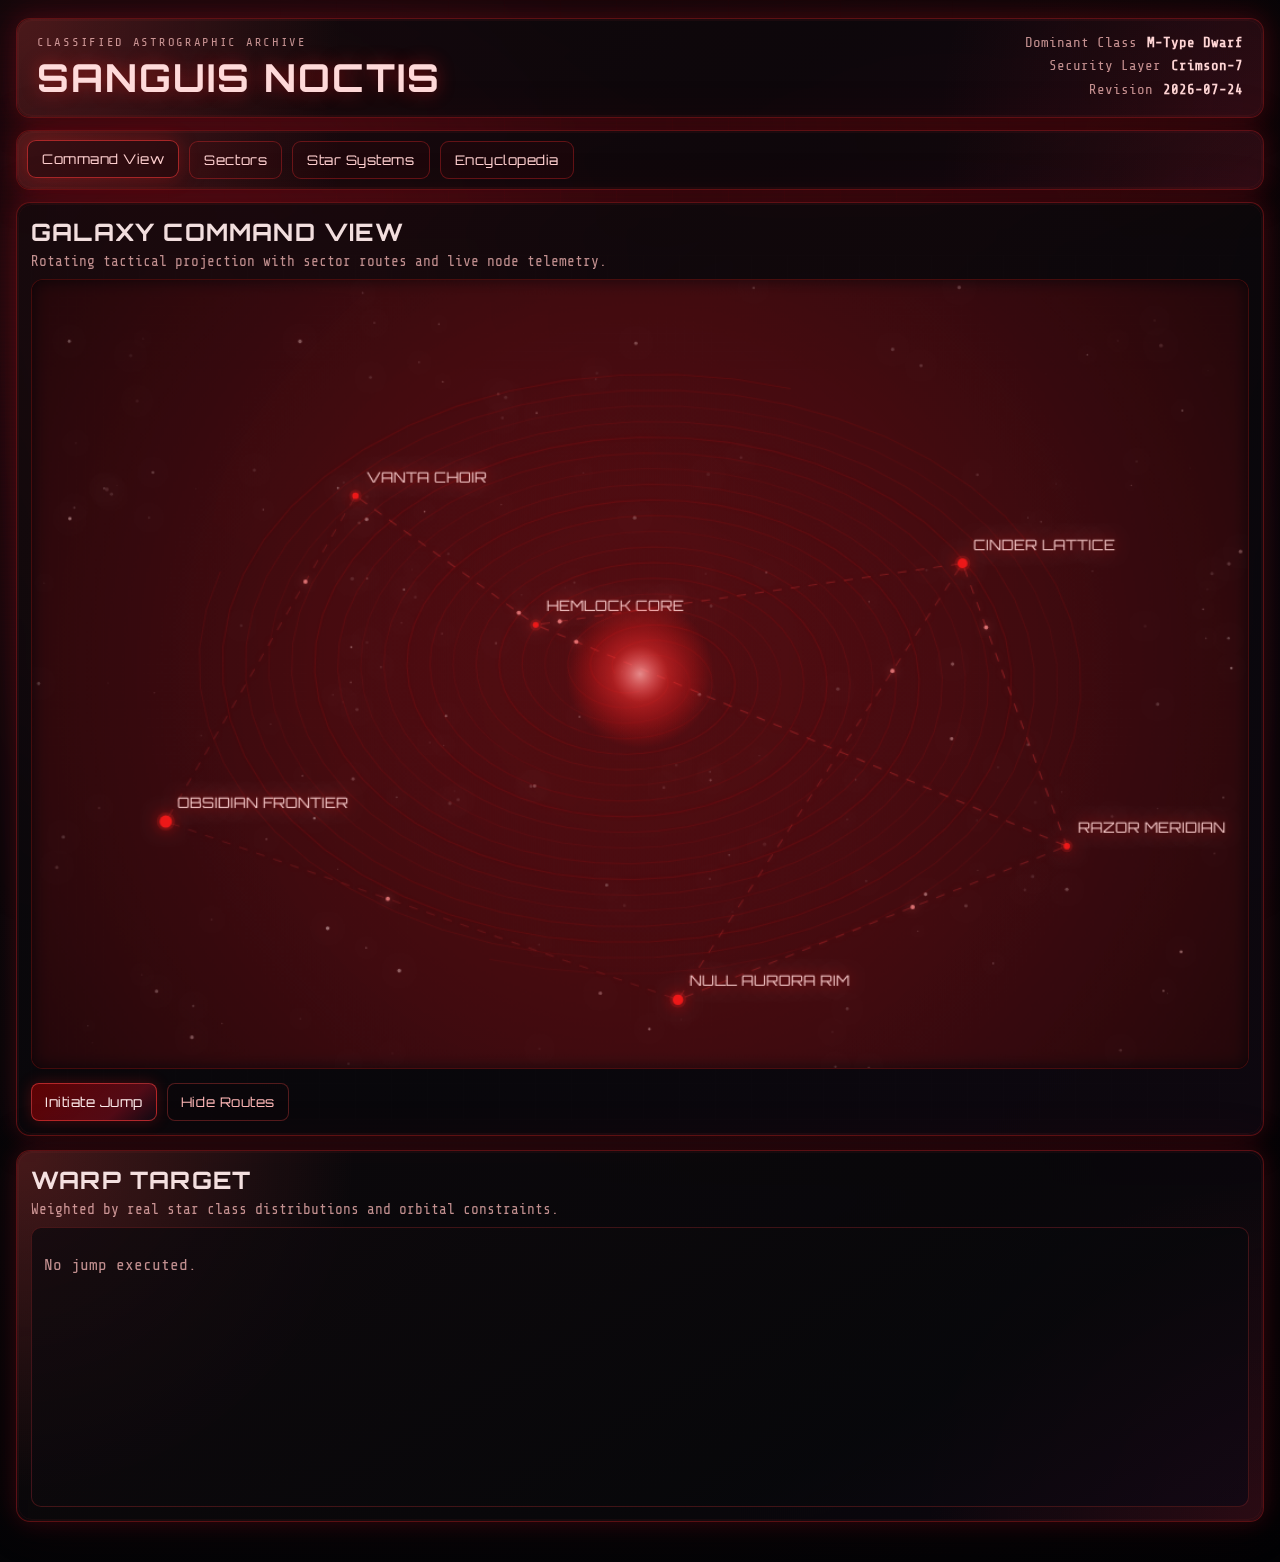
<file: web/index.html>
<!doctype html>
<html lang="en">
  <head>
    <meta charset="UTF-8" />
    <meta name="viewport" content="width=device-width, initial-scale=1.0" />
    <title>Sanguis Noctis | Command Console</title>
    <link rel="preconnect" href="https://fonts.googleapis.com" />
    <link rel="preconnect" href="https://fonts.gstatic.com" crossorigin />
    <link
      href="https://fonts.googleapis.com/css2?family=Orbitron:wght@400;600;700&family=Share+Tech+Mono&display=swap"
      rel="stylesheet"
    />
    <link rel="stylesheet" href="./styles.css" />
  </head>
  <body>
    <div class="bg-layer layer-nebula"></div>
    <div class="bg-layer layer-grid"></div>
    <div class="bg-layer layer-noise"></div>
    <div class="scanline-overlay"></div>

    <div class="app-shell">
      <header class="topbar panel">
        <div>
          <p class="tag">CLASSIFIED ASTROGRAPHIC ARCHIVE</p>
          <h1 id="galaxyName">SANGUIS NOCTIS</h1>
        </div>
        <div class="topbar-right">
          <p class="statline"><span>Dominant Class</span><strong>M-Type Dwarf</strong></p>
          <p class="statline"><span>Security Layer</span><strong>Crimson-7</strong></p>
          <p class="statline"><span>Revision</span><strong id="revisionDate"></strong></p>
        </div>
      </header>

      <nav class="nav panel">
        <button class="nav-btn active" data-view="command">Command View</button>
        <button class="nav-btn" data-view="sectors">Sectors</button>
        <button class="nav-btn" data-view="systems">Star Systems</button>
        <button class="nav-btn" data-view="encyclopedia">Encyclopedia</button>
      </nav>

      <main>
        <section id="view-command" class="view active">
          <div class="layout command-layout">
            <section class="panel command-map-wrap">
              <div class="panel-head">
                <h2>Galaxy Command View</h2>
                <p>Rotating tactical projection with sector routes and live node telemetry.</p>
              </div>
              <canvas id="galaxyCanvas" width="1080" height="700" aria-label="Galaxy tactical map"></canvas>
              <div class="map-actions">
                <button id="warpBtn" class="danger-btn">Initiate Jump</button>
                <button id="toggleRoutesBtn" class="ghost-btn">Toggle Routes</button>
              </div>
            </section>

            <aside class="panel warp-panel">
              <div class="panel-head">
                <h2>Warp Target</h2>
                <p>Weighted by real star class distributions and orbital constraints.</p>
              </div>
              <div id="warpResult" class="warp-result">
                <p class="muted">No jump executed.</p>
              </div>
            </aside>
          </div>
        </section>

        <section id="view-sectors" class="view">
          <div class="panel">
            <div class="panel-head">
              <h2>Sector Grid</h2>
              <p>Radiation, density, and threat overlays with local traffic mini-maps.</p>
            </div>
            <div id="sectorGrid" class="sector-grid"></div>
          </div>
        </section>

        <section id="view-systems" class="view">
          <div class="layout systems-layout">
            <aside class="panel filters">
              <div class="panel-head">
                <h2>System Filters</h2>
                <p>Constrain discovery by stellar architecture and survivability.</p>
              </div>

              <label class="field">
                <span>Star Class</span>
                <select id="starClassFilter">
                  <option value="all">All</option>
                  <option value="O">O</option>
                  <option value="B">B</option>
                  <option value="A">A</option>
                  <option value="F">F</option>
                  <option value="G">G</option>
                  <option value="K">K</option>
                  <option value="M">M</option>
                </select>
              </label>

              <label class="field inline">
                <input id="binaryFilter" type="checkbox" />
                <span>Binary/Trinary Only</span>
              </label>

              <label class="field">
                <span>Minimum Habitability</span>
                <input id="habitabilityFilter" type="range" min="0" max="100" step="1" value="0" />
                <strong id="habitabilityFilterValue">0</strong>
              </label>

              <label class="field inline">
                <input id="highRadiationFilter" type="checkbox" />
                <span>High Radiation Sectors (70+)</span>
              </label>

              <div class="system-list-wrap">
                <h3>Systems</h3>
                <div id="systemList" class="system-list"></div>
              </div>
            </aside>

            <section class="panel system-detail">
              <div class="panel-head">
                <h2 id="systemTitle">Select a System</h2>
                <p id="systemSubtitle">Tactical telemetry and orbital architecture.</p>
              </div>

              <div class="system-meta">
                <div id="starStats" class="star-stats"></div>
                <div class="scan-controls">
                  <button id="scanModeBtn" class="danger-btn">Scan Mode: Off</button>
                  <p id="scanStatus" class="muted">Select a planet and enable scan mode.</p>
                </div>
              </div>

              <div class="orbit-wrap">
                <canvas id="orbitCanvas" width="1100" height="560" aria-label="System orbit diagram"></canvas>
                <div id="scanOverlay" class="scan-overlay hidden"></div>
                <article id="planetFocusOverlay" class="planet-focus hidden" aria-live="polite">
                  <button id="planetFocusClose" class="planet-focus-close" type="button">Close Focus</button>
                  <div id="planetFocusContent"></div>
                </article>
              </div>
              <p class="orbit-hint muted">Click a planet on the orbit map to zoom and inspect details.</p>

              <section class="timeline panel inset">
                <div class="panel-head">
                  <h3>System Formation Timeline</h3>
                </div>
                <input id="timelineSlider" type="range" min="0" max="100" value="0" />
                <div id="timelineEvent" class="timeline-event muted">Load a system to inspect formation history.</div>
              </section>

              <section class="comparison panel inset">
                <div class="panel-head">
                  <h3>Planet Comparison Tool</h3>
                  <p>Compare gravity, temperature, pressure, and habitability.</p>
                </div>
                <div id="comparisonPanel" class="comparison-panel">
                  <p class="muted">Select up to 4 planets for comparison.</p>
                </div>
              </section>

              <section>
                <h3>Planetary Registry</h3>
                <div id="planetRegistry" class="planet-registry"></div>
              </section>
            </section>
          </div>
        </section>

        <section id="view-encyclopedia" class="view">
          <div class="panel">
            <div class="panel-head">
              <h2>Scientific Encyclopedia</h2>
              <p>Operational knowledge for astrophysical interpretation and mission planning.</p>
            </div>
            <div id="encyclopediaGrid" class="encyclopedia-grid"></div>
          </div>
        </section>
      </main>
    </div>

    <script src="./app.js"></script>
  </body>
</html>
</file>
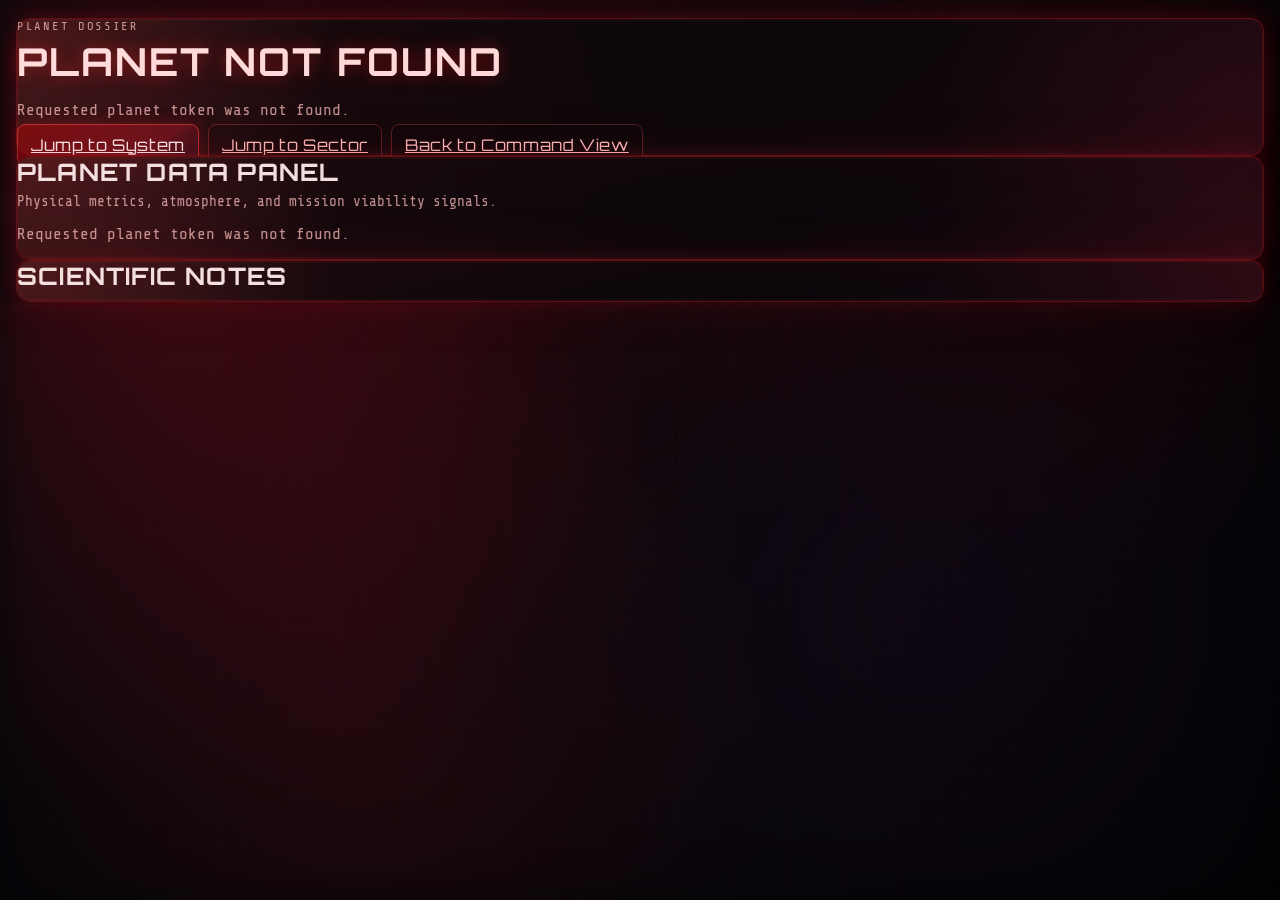
<file: web/planet.html>
<!doctype html>
<html lang="en">
  <head>
    <meta charset="UTF-8" />
    <meta name="viewport" content="width=device-width, initial-scale=1.0" />
    <title>Galaxy Planet</title>
    <link rel="preconnect" href="https://fonts.googleapis.com" />
    <link rel="preconnect" href="https://fonts.gstatic.com" crossorigin />
    <link
      href="https://fonts.googleapis.com/css2?family=Orbitron:wght@400;600;700&family=Share+Tech+Mono&display=swap"
      rel="stylesheet"
    />
    <link rel="stylesheet" href="./styles.css" />
  </head>
  <body class="detail-page">
    <div class="bg-layer layer-nebula"></div>
    <div class="bg-layer layer-grid"></div>
    <div class="bg-layer layer-noise"></div>
    <div class="scanline-overlay"></div>

    <main class="app-shell detail-shell">
      <header class="panel detail-header">
        <p class="tag">PLANET DOSSIER</p>
        <h1 id="planetName">Loading Planet...</h1>
        <p id="planetMeta" class="muted">Reading biosphere and orbital telemetry.</p>
        <div class="detail-actions">
          <a id="jumpSystemLink" class="danger-btn inline-link" href="./index.html">Jump to System</a>
          <a id="jumpSectorLink" class="ghost-btn inline-link" href="./index.html">Jump to Sector</a>
          <a class="ghost-btn inline-link" href="./index.html">Back to Command View</a>
        </div>
      </header>

      <section class="panel detail-section">
        <div class="panel-head">
          <h2>Planet Data Panel</h2>
          <p>Physical metrics, atmosphere, and mission viability signals.</p>
        </div>
        <div id="planetStats" class="planet-detail-grid"></div>
      </section>

      <section class="panel detail-section">
        <div class="panel-head">
          <h2>Scientific Notes</h2>
        </div>
        <div id="planetNarrative" class="planet-narrative"></div>
      </section>
    </main>

    <script src="./planet-page.js"></script>
  </body>
</html>
</file>
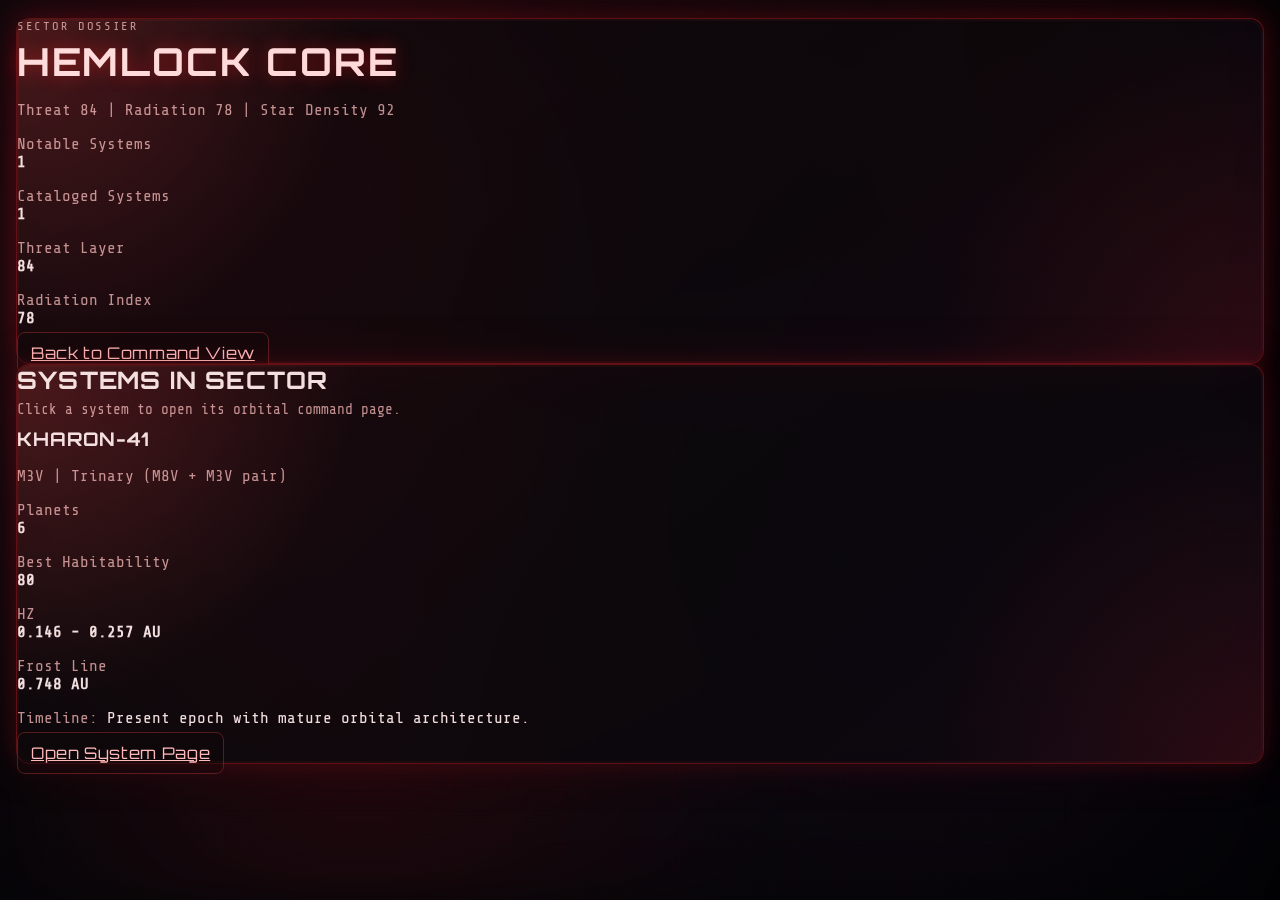
<file: web/sector.html>
<!doctype html>
<html lang="en">
  <head>
    <meta charset="UTF-8" />
    <meta name="viewport" content="width=device-width, initial-scale=1.0" />
    <title>Galaxy Sector</title>
    <link rel="preconnect" href="https://fonts.googleapis.com" />
    <link rel="preconnect" href="https://fonts.gstatic.com" crossorigin />
    <link
      href="https://fonts.googleapis.com/css2?family=Orbitron:wght@400;600;700&family=Share+Tech+Mono&display=swap"
      rel="stylesheet"
    />
    <link rel="stylesheet" href="./styles.css" />
  </head>
  <body class="detail-page">
    <div class="bg-layer layer-nebula"></div>
    <div class="bg-layer layer-grid"></div>
    <div class="bg-layer layer-noise"></div>
    <div class="scanline-overlay"></div>

    <main class="app-shell detail-shell">
      <header class="panel detail-header">
        <p class="tag">SECTOR DOSSIER</p>
        <h1 id="sectorName">Loading Sector...</h1>
        <p id="sectorMeta" class="muted">Fetching tactical telemetry.</p>
        <div id="sectorStats" class="detail-stats"></div>
        <div class="detail-actions">
          <a class="ghost-btn inline-link" href="./index.html">Back to Command View</a>
        </div>
      </header>

      <section class="panel detail-section">
        <div class="panel-head">
          <h2>Systems In Sector</h2>
          <p>Click a system to open its orbital command page.</p>
        </div>
        <div id="sectorSystems" class="detail-card-grid"></div>
      </section>
    </main>

    <script src="./sector-page.js"></script>
  </body>
</html>
</file>
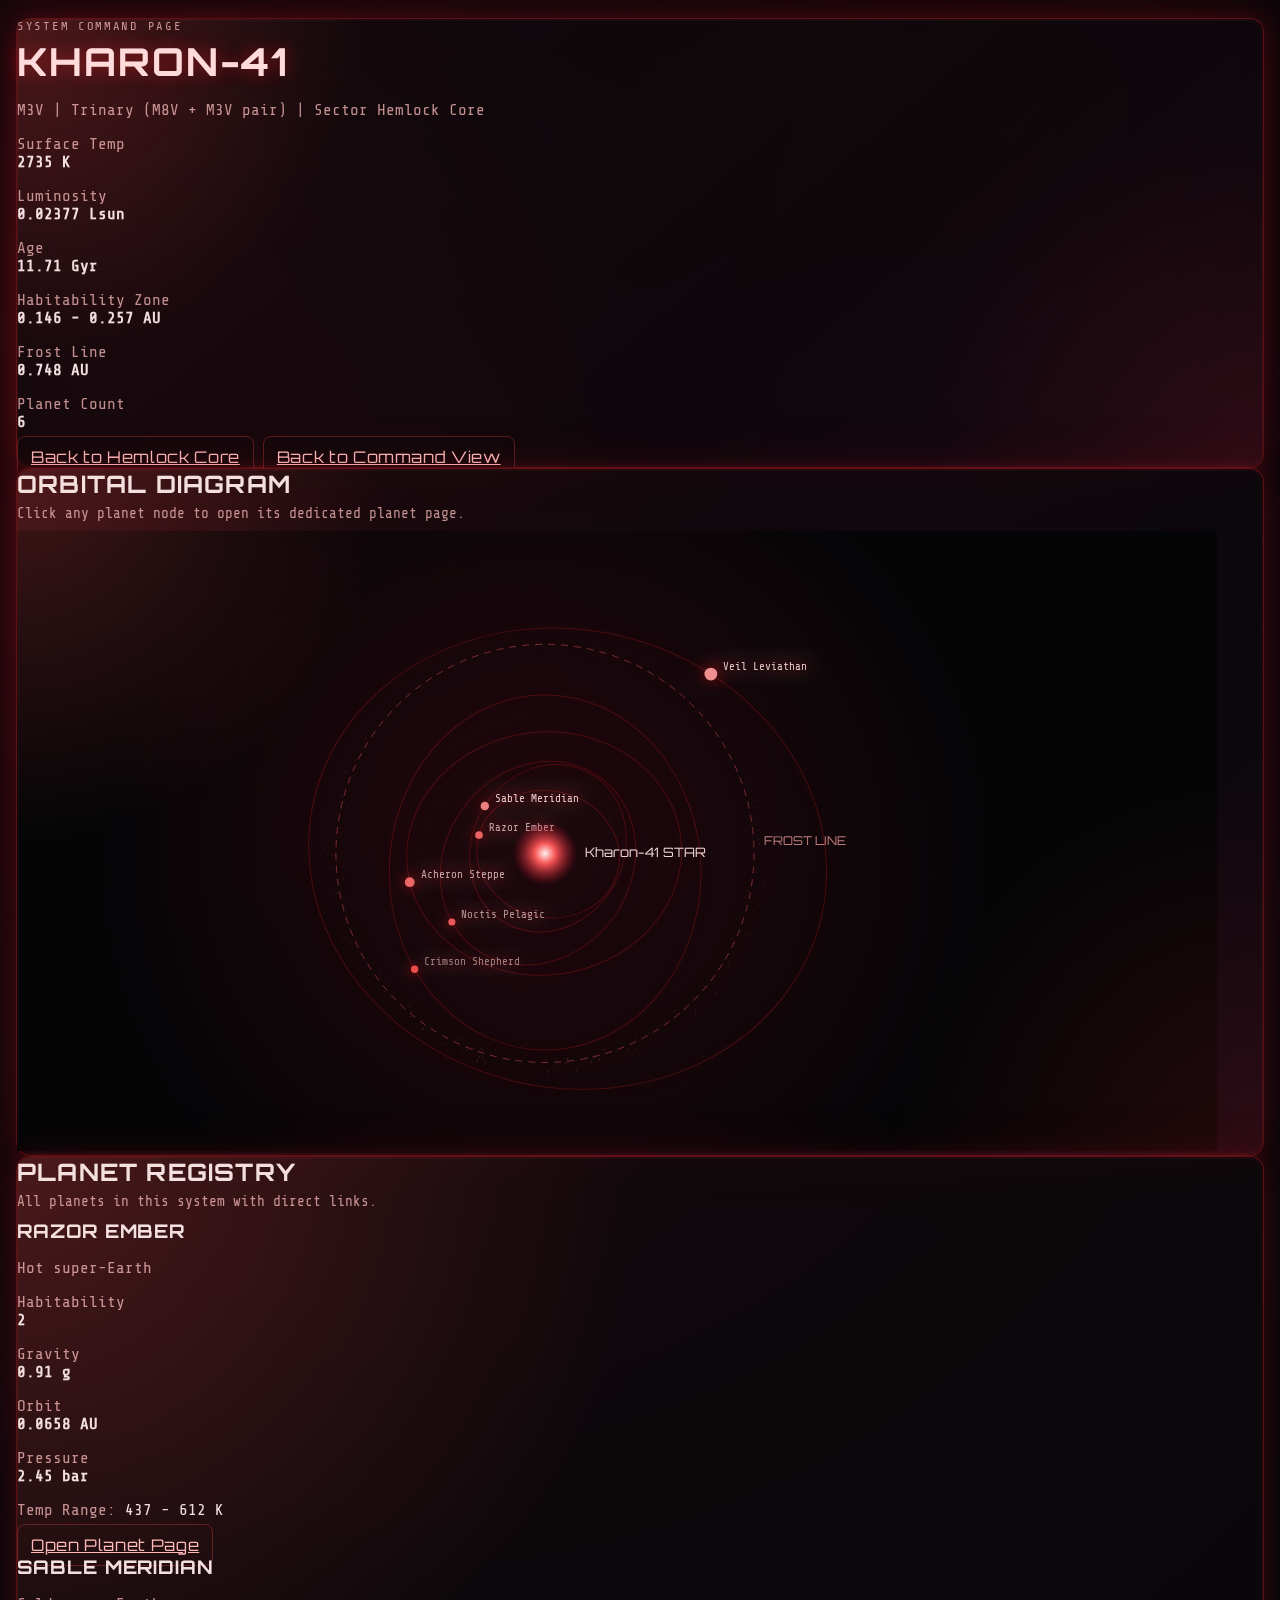
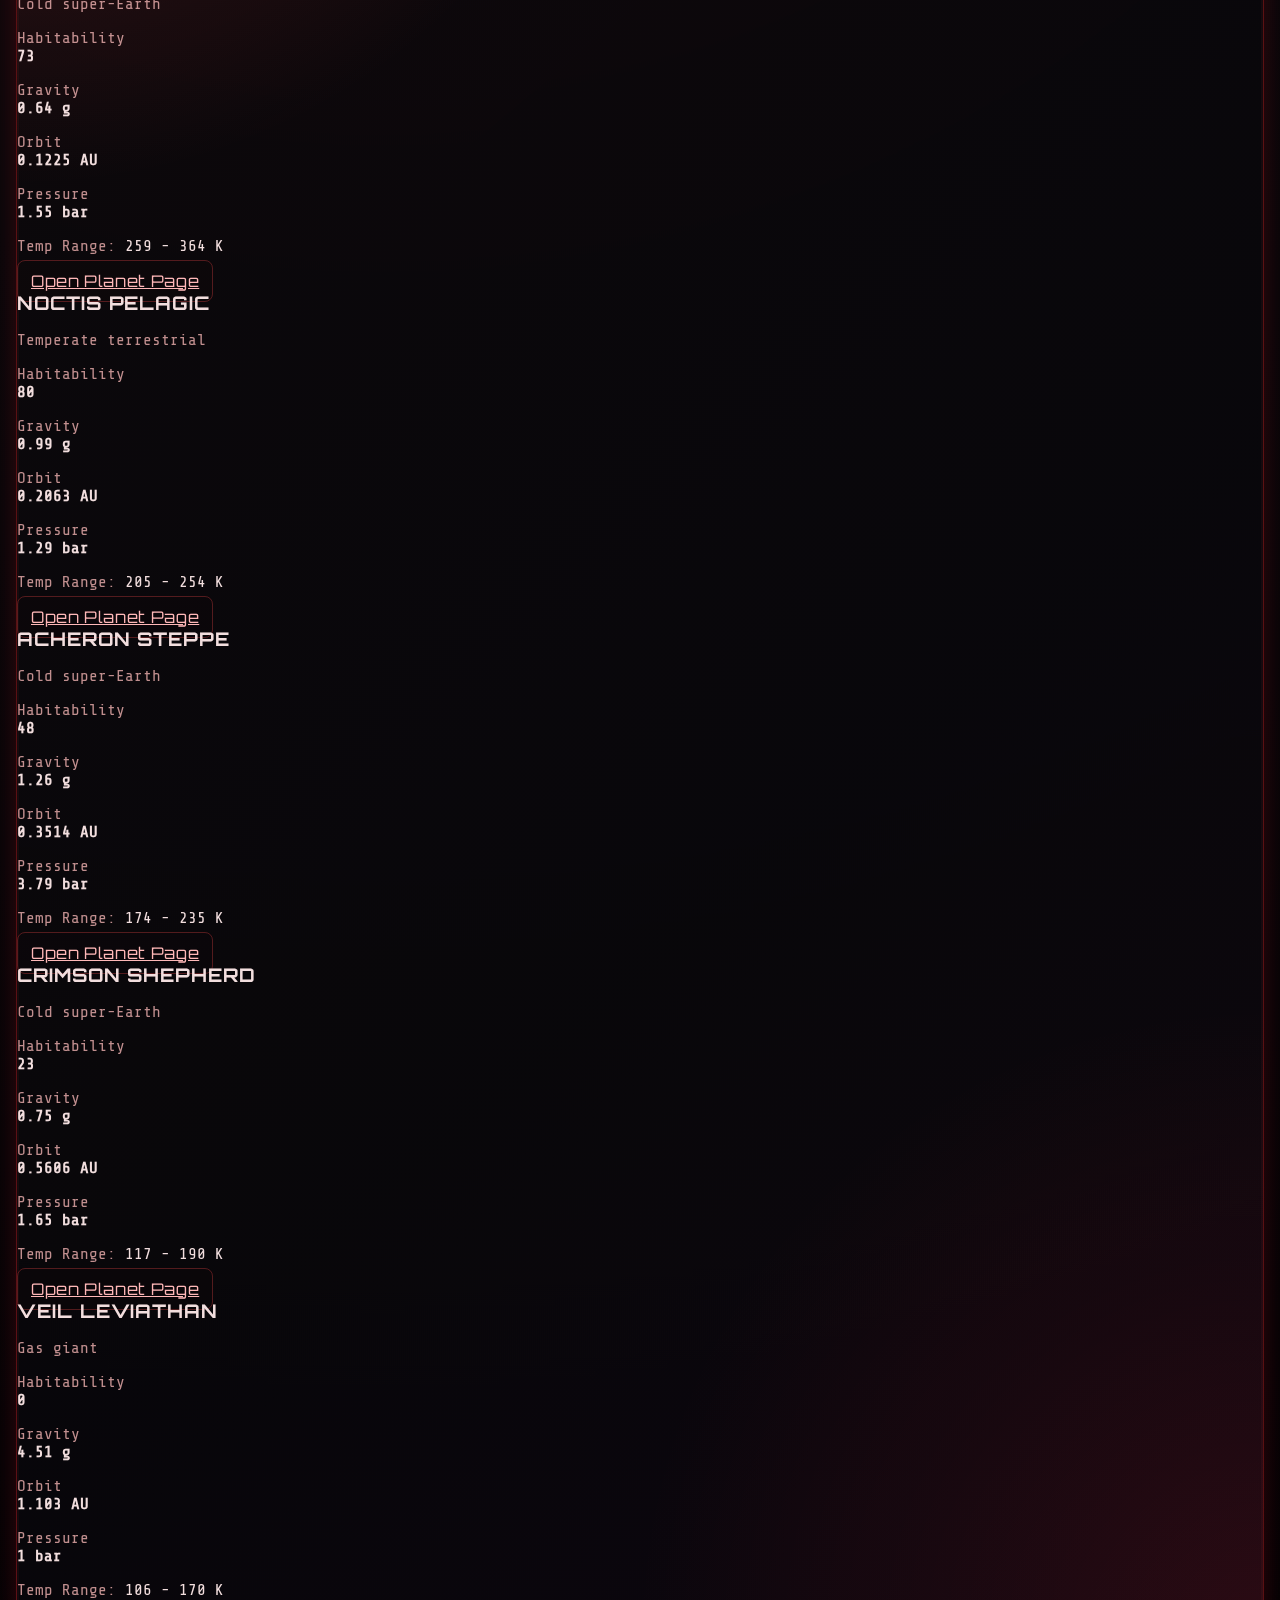
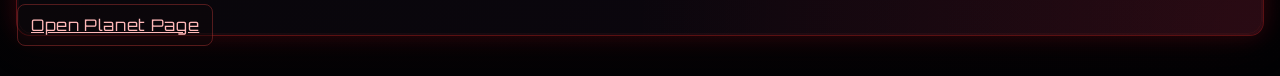
<file: web/system.html>
<!doctype html>
<html lang="en">
  <head>
    <meta charset="UTF-8" />
    <meta name="viewport" content="width=device-width, initial-scale=1.0" />
    <title>Galaxy System</title>
    <link rel="preconnect" href="https://fonts.googleapis.com" />
    <link rel="preconnect" href="https://fonts.gstatic.com" crossorigin />
    <link
      href="https://fonts.googleapis.com/css2?family=Orbitron:wght@400;600;700&family=Share+Tech+Mono&display=swap"
      rel="stylesheet"
    />
    <link rel="stylesheet" href="./styles.css" />
  </head>
  <body class="detail-page">
    <div class="bg-layer layer-nebula"></div>
    <div class="bg-layer layer-grid"></div>
    <div class="bg-layer layer-noise"></div>
    <div class="scanline-overlay"></div>

    <main class="app-shell detail-shell">
      <header class="panel detail-header">
        <p class="tag">SYSTEM COMMAND PAGE</p>
        <h1 id="systemName">Loading System...</h1>
        <p id="systemMeta" class="muted">Fetching orbital architecture.</p>
        <div id="systemStats" class="detail-stats"></div>
        <div class="detail-actions">
          <a id="backSectorLink" class="ghost-btn inline-link" href="./index.html">Back to Sector</a>
          <a class="ghost-btn inline-link" href="./index.html">Back to Command View</a>
        </div>
      </header>

      <section class="panel detail-section">
        <div class="panel-head">
          <h2>Orbital Diagram</h2>
          <p>Click any planet node to open its dedicated planet page.</p>
        </div>
        <canvas id="systemOrbitCanvas" class="orbit-page-canvas" width="1200" height="620" aria-label="System orbit map"></canvas>
      </section>

      <section class="panel detail-section">
        <div class="panel-head">
          <h2>Planet Registry</h2>
          <p>All planets in this system with direct links.</p>
        </div>
        <div id="systemPlanets" class="detail-card-grid"></div>
      </section>
    </main>

    <script src="./system-page.js"></script>
  </body>
</html>
</file>
<file: web/styles.css>
:root {
  --void: #050506;
  --void-charcoal: #0a0a0d;
  --void-violet: #120814;
  --void-soft: #0d0c10;
  --blood-900: #8b0000;
  --blood-700: #b11226;
  --blood-500: #ff1a1a;
  --blood-300: #ff8b8b;
  --violet-haze: #2a0d2e;
  --scan-cyan: #6bd9ff;
  --steel: #6e6e73;
  --glass: rgba(15, 10, 12, 0.72);
  --glass-alt: rgba(26, 14, 18, 0.62);
  --line: rgba(255, 50, 50, 0.22);
  --text: #f2dede;
  --muted: #c18f8f;
  --ok: #62c07a;
  --warn: #ffad33;
  --danger: #ff4a4a;
  --shadow-red: 0 0 18px rgba(177, 18, 38, 0.35), 0 0 50px rgba(139, 0, 0, 0.22);
}

*,
*::before,
*::after {
  box-sizing: border-box;
}

html,
body {
  margin: 0;
  min-height: 100%;
  color: var(--text);
  background: radial-gradient(circle at 30% 20%, #24070c 0%, #07070a 45%, #020204 100%);
  font-family: "Share Tech Mono", monospace;
}

body {
  position: relative;
  overflow-x: hidden;
}

.bg-layer {
  position: fixed;
  inset: 0;
  pointer-events: none;
}

.layer-nebula {
  background:
    radial-gradient(circle at 12% 32%, rgba(177, 18, 38, 0.23) 0%, transparent 40%),
    radial-gradient(circle at 80% 10%, rgba(139, 0, 0, 0.17) 0%, transparent 38%),
    radial-gradient(circle at 72% 68%, rgba(42, 13, 46, 0.26) 0%, transparent 42%),
    radial-gradient(circle at 28% 80%, rgba(177, 18, 38, 0.16) 0%, transparent 36%);
  filter: blur(20px);
  animation: nebulaDrift 30s linear infinite alternate;
}

.layer-grid {
  background-image:
    linear-gradient(to right, rgba(255, 26, 26, 0.06) 1px, transparent 1px),
    linear-gradient(to bottom, rgba(255, 26, 26, 0.045) 1px, transparent 1px);
  background-size: 56px 56px;
  mask-image: radial-gradient(circle, rgba(0, 0, 0, 0.8), transparent 76%);
}

.layer-noise {
  background-image: radial-gradient(circle at 20% 30%, rgba(255, 255, 255, 0.02) 1px, transparent 2px);
  background-size: 3px 3px;
  opacity: 0.16;
}

.scanline-overlay {
  position: fixed;
  inset: 0;
  pointer-events: none;
  background: repeating-linear-gradient(
    to bottom,
    rgba(255, 255, 255, 0.01) 0px,
    rgba(255, 255, 255, 0.01) 1px,
    rgba(0, 0, 0, 0.025) 3px,
    rgba(0, 0, 0, 0.025) 4px
  );
  mix-blend-mode: soft-light;
}

.app-shell {
  position: relative;
  z-index: 1;
  width: min(1800px, calc(100% - 32px));
  margin: 18px auto 40px;
}

.panel {
  position: relative;
  isolation: isolate;
  background: linear-gradient(140deg, var(--glass) 0%, rgba(10, 8, 12, 0.74) 62%, rgba(18, 9, 20, 0.72) 100%);
  border: 1px solid rgba(255, 37, 37, 0.33);
  border-radius: 14px;
  box-shadow:
    inset 0 0 0 1px rgba(255, 84, 84, 0.05),
    0 0 22px rgba(177, 18, 38, 0.22),
    0 0 55px rgba(139, 0, 0, 0.12);
  backdrop-filter: blur(12px);
  animation: frameFlicker 4.4s ease-in-out infinite;
}

.panel::before,
.panel::after {
  content: "";
  position: absolute;
  pointer-events: none;
  border-radius: 14px;
  inset: 0;
}

.panel::before {
  background:
    radial-gradient(circle at 0% 0%, rgba(255, 70, 70, 0.24), transparent 26%),
    radial-gradient(circle at 100% 100%, rgba(255, 35, 35, 0.12), transparent 26%);
  mix-blend-mode: screen;
  animation: cornerPulse 3.9s ease-in-out infinite alternate;
}

.panel::after {
  inset: 1px;
  border: 1px solid rgba(255, 74, 74, 0.06);
}

.inset {
  background: linear-gradient(130deg, rgba(14, 10, 12, 0.82), rgba(18, 8, 10, 0.72));
}

.topbar {
  display: flex;
  justify-content: space-between;
  gap: 20px;
  padding: 16px 20px;
}

.tag {
  margin: 0 0 4px;
  color: var(--muted);
  letter-spacing: 0.14em;
  font-size: 0.76rem;
}

h1,
h2,
h3,
h4 {
  margin: 0;
  font-family: "Orbitron", sans-serif;
  letter-spacing: 0.05em;
  text-transform: uppercase;
}

h1 {
  font-size: clamp(1.6rem, 3vw, 2.6rem);
  color: #ffd9d9;
  text-shadow: 0 0 18px rgba(255, 26, 26, 0.45);
}

.topbar-right {
  display: grid;
  gap: 4px;
}

.statline {
  margin: 0;
  display: flex;
  gap: 10px;
  justify-content: flex-end;
  font-size: 0.88rem;
}

.statline span {
  color: var(--muted);
}

.statline strong {
  color: #ffd5d5;
}

.nav {
  margin-top: 12px;
  padding: 10px;
  display: flex;
  gap: 10px;
}

.nav-btn,
.danger-btn,
.ghost-btn,
select,
input[type="range"] {
  font-family: "Orbitron", sans-serif;
  letter-spacing: 0.04em;
}

.nav-btn {
  background: rgba(36, 8, 12, 0.52);
  border: 1px solid rgba(255, 48, 48, 0.32);
  color: #ffd0d0;
  border-radius: 9px;
  padding: 10px 14px;
  cursor: pointer;
  transition: transform 0.2s ease, box-shadow 0.2s ease;
}

.nav-btn:hover,
.nav-btn.active {
  transform: translateY(-1px);
  box-shadow: 0 0 20px rgba(255, 26, 26, 0.26);
  border-color: rgba(255, 58, 58, 0.58);
}

main {
  margin-top: 12px;
}

.view {
  display: none;
}

.view.active {
  display: block;
}

.layout {
  display: grid;
  gap: 14px;
}

.command-layout {
  grid-template-columns: 1.7fr 1fr;
}

.systems-layout {
  grid-template-columns: minmax(290px, 0.8fr) 2fr;
}

.panel-head {
  margin-bottom: 10px;
}

.panel-head p {
  margin: 6px 0 0;
  color: var(--muted);
  font-size: 0.9rem;
}

.command-map-wrap,
.warp-panel,
.filters,
.system-detail {
  padding: 14px;
}

#galaxyCanvas,
#orbitCanvas {
  width: 100%;
  height: auto;
  border-radius: 12px;
  border: 1px solid rgba(255, 40, 40, 0.26);
  background: radial-gradient(circle at 50% 40%, rgba(34, 10, 12, 0.45), rgba(3, 3, 4, 0.95));
}

.command-map-wrap::before {
  content: "";
  position: absolute;
  inset: 52px 14px 14px;
  border-radius: 12px;
  pointer-events: none;
  background-image:
    linear-gradient(to right, rgba(115, 110, 120, 0.09) 1px, transparent 1px),
    linear-gradient(to bottom, rgba(115, 110, 120, 0.08) 1px, transparent 1px);
  background-size: 36px 36px;
  mix-blend-mode: soft-light;
  opacity: 0.33;
}

.map-actions {
  margin-top: 10px;
  display: flex;
  gap: 10px;
}

.danger-btn,
.ghost-btn {
  border-radius: 8px;
  cursor: pointer;
  padding: 10px 13px;
  transition: all 0.2s ease;
}

.danger-btn {
  color: #ffecec;
  border: 1px solid rgba(255, 66, 66, 0.56);
  background: linear-gradient(140deg, rgba(139, 0, 0, 0.66), rgba(177, 18, 38, 0.44) 70%, rgba(30, 15, 30, 0.42));
  box-shadow: 0 0 15px rgba(255, 26, 26, 0.24);
}

.danger-btn:hover {
  box-shadow: 0 0 22px rgba(255, 26, 26, 0.4);
}

.ghost-btn {
  color: #ffb8b8;
  border: 1px solid rgba(255, 76, 76, 0.3);
  background: rgba(15, 8, 10, 0.4);
}

.ghost-btn:hover {
  border-color: rgba(255, 76, 76, 0.58);
}

.warp-result {
  position: relative;
  overflow: hidden;
  min-height: 280px;
  border: 1px solid rgba(255, 64, 64, 0.22);
  border-radius: 10px;
  background: linear-gradient(150deg, rgba(16, 10, 14, 0.8), rgba(8, 8, 11, 0.8) 70%, rgba(16, 8, 20, 0.82));
  padding: 12px;
}

.warp-result h3 {
  margin-bottom: 8px;
}

.warp-result::after {
  content: "";
  position: absolute;
  inset: -20% -10%;
  background: linear-gradient(120deg, transparent 30%, rgba(255, 120, 120, 0.04) 48%, transparent 66%);
  transform: translateX(-70%);
  animation: warpSweep 6s linear infinite;
  pointer-events: none;
}

.warp-class {
  margin: 6px 0 10px;
  font-family: "Orbitron", sans-serif;
  font-size: 1.9rem;
  letter-spacing: 0.08em;
  color: #ffe3e3;
  text-shadow: 0 0 22px rgba(255, 58, 58, 0.38);
}

.warp-divider {
  height: 1px;
  margin: 8px 0 10px;
  background: linear-gradient(to right, rgba(255, 52, 52, 0.52), rgba(255, 52, 52, 0.08));
}

.warp-emph {
  color: #fff0f0;
  text-shadow: 0 0 14px rgba(255, 71, 71, 0.45);
}

.warp-grid {
  display: grid;
  grid-template-columns: 1fr 1fr;
  gap: 8px 12px;
}

.warp-grid p {
  margin: 0;
  font-size: 0.9rem;
  padding-bottom: 6px;
  border-bottom: 1px solid rgba(255, 72, 72, 0.14);
}

.muted {
  color: var(--muted);
}

.sector-grid {
  display: grid;
  grid-template-columns: repeat(auto-fit, minmax(260px, 1fr));
  gap: 12px;
}

.sector-card {
  border-radius: 12px;
  border: 1px solid rgba(255, 44, 44, 0.28);
  background: linear-gradient(160deg, var(--glass-alt) 0%, rgba(10, 8, 12, 0.8) 100%);
  padding: 12px;
  box-shadow: inset 0 0 20px rgba(255, 26, 26, 0.05);
}

.sector-card h3 {
  margin-bottom: 8px;
}

.sector-stats {
  display: grid;
  grid-template-columns: 1fr 1fr;
  gap: 6px 10px;
  margin-bottom: 10px;
}

.sector-stats p {
  margin: 0;
  font-size: 0.88rem;
}

.threat-badge {
  display: inline-flex;
  align-items: center;
  border: 1px solid rgba(255, 67, 67, 0.42);
  padding: 4px 8px;
  border-radius: 999px;
  font-size: 0.8rem;
  background: rgba(77, 9, 14, 0.35);
}

.mini-map {
  margin-top: 10px;
  width: 100%;
  aspect-ratio: 1.8;
  border: 1px solid rgba(255, 42, 42, 0.24);
  border-radius: 9px;
  background:
    radial-gradient(circle at 45% 55%, rgba(177, 18, 38, 0.33), transparent 40%),
    linear-gradient(160deg, rgba(20, 10, 14, 0.92), rgba(8, 6, 8, 0.96));
  position: relative;
  overflow: hidden;
}

.mini-map::before,
.mini-map::after {
  content: "";
  position: absolute;
  inset: 18% 14%;
  border: 1px solid rgba(255, 66, 66, 0.38);
  border-radius: 50%;
  animation: miniSpin 8s linear infinite;
}

.mini-map::after {
  inset: 32% 24%;
  animation-duration: 5s;
  animation-direction: reverse;
}

.filters {
  display: flex;
  flex-direction: column;
  gap: 10px;
}

.field {
  display: grid;
  gap: 6px;
}

.field span {
  font-size: 0.86rem;
  color: #e0a8a8;
}

.field.inline {
  grid-template-columns: auto 1fr;
  align-items: center;
  gap: 8px;
}

select {
  background: rgba(18, 8, 10, 0.8);
  color: var(--text);
  border: 1px solid rgba(255, 72, 72, 0.35);
  padding: 8px;
  border-radius: 8px;
}

input[type="range"] {
  accent-color: var(--blood-500);
}

.system-list-wrap h3 {
  margin-top: 6px;
}

.system-list {
  display: grid;
  gap: 8px;
  max-height: 530px;
  overflow: auto;
  padding-right: 6px;
}

.system-item {
  border: 1px solid rgba(255, 62, 62, 0.25);
  border-radius: 10px;
  background: rgba(17, 8, 10, 0.8);
  padding: 10px;
  cursor: pointer;
  transition: border-color 0.18s ease, transform 0.18s ease;
}

.system-item:hover,
.system-item.active {
  border-color: rgba(255, 80, 80, 0.62);
  transform: translateY(-1px);
}

.system-item p {
  margin: 4px 0;
  font-size: 0.85rem;
}

.system-detail {
  padding-bottom: 20px;
}

.system-meta {
  display: grid;
  grid-template-columns: 2fr 1fr;
  gap: 10px;
}

.star-stats {
  border: 1px solid rgba(255, 56, 56, 0.24);
  border-radius: 10px;
  padding: 10px;
  background: rgba(14, 8, 10, 0.7);
  display: grid;
  grid-template-columns: repeat(auto-fit, minmax(160px, 1fr));
  gap: 8px;
}

.star-stats p {
  margin: 0;
  font-size: 0.85rem;
}

.scan-controls {
  border: 1px solid rgba(255, 58, 58, 0.22);
  border-radius: 10px;
  padding: 10px;
  display: grid;
  align-content: start;
  gap: 8px;
}

.orbit-wrap {
  margin-top: 10px;
  position: relative;
}

.orbit-wrap.planet-focused #orbitCanvas {
  border-color: rgba(255, 94, 94, 0.52);
  box-shadow: 0 0 22px rgba(255, 30, 30, 0.32);
}

.scan-overlay {
  position: absolute;
  top: 10px;
  right: 10px;
  width: min(340px, calc(100% - 20px));
  border: 1px solid rgba(255, 90, 90, 0.45);
  border-radius: 10px;
  padding: 10px;
  background: rgba(18, 6, 8, 0.87);
  backdrop-filter: blur(6px);
  box-shadow: 0 0 22px rgba(255, 26, 26, 0.34);
}

body.scan-active .scan-overlay {
  border-color: rgba(107, 217, 255, 0.54);
  box-shadow: 0 0 22px rgba(107, 217, 255, 0.28);
}

.scan-overlay.hidden {
  display: none;
}

.planet-focus {
  position: absolute;
  left: 10px;
  bottom: 10px;
  width: min(470px, calc(100% - 20px));
  border: 1px solid rgba(255, 96, 96, 0.46);
  border-radius: 10px;
  padding: 10px;
  background: linear-gradient(145deg, rgba(21, 8, 11, 0.91), rgba(9, 7, 10, 0.9));
  backdrop-filter: blur(7px);
  box-shadow: 0 0 26px rgba(255, 30, 30, 0.28);
  z-index: 2;
}

.planet-focus.hidden {
  display: none;
}

.planet-focus-close {
  font-family: "Orbitron", sans-serif;
  font-size: 0.72rem;
  letter-spacing: 0.05em;
  border-radius: 999px;
  border: 1px solid rgba(255, 82, 82, 0.5);
  background: rgba(26, 8, 10, 0.72);
  color: #ffd4d4;
  padding: 4px 10px;
  margin-bottom: 8px;
  cursor: pointer;
}

.planet-focus-close:hover {
  border-color: rgba(255, 120, 120, 0.78);
}

.planet-focus-head {
  display: flex;
  align-items: center;
  justify-content: space-between;
  gap: 10px;
}

.planet-focus-head h4 {
  margin: 0;
}

.planet-focus-type {
  margin: 4px 0 8px;
  color: #efb1b1;
  font-size: 0.82rem;
}

.planet-focus-grid {
  display: grid;
  grid-template-columns: repeat(3, minmax(0, 1fr));
  gap: 6px 8px;
  margin: 6px 0;
}

.planet-focus-grid p,
.planet-focus-status p {
  margin: 0;
  font-size: 0.8rem;
}

.planet-focus-status {
  display: grid;
  grid-template-columns: 1fr 1fr;
  gap: 6px 8px;
  margin-top: 8px;
}

.orbit-hint {
  margin: 7px 0 0;
  font-size: 0.82rem;
}

.scan-overlay h4 {
  margin: 0 0 8px;
}

.scan-row {
  display: grid;
  grid-template-columns: 1fr auto;
  gap: 8px;
  margin: 7px 0;
}

.scan-bar {
  border: 1px solid rgba(255, 58, 58, 0.25);
  border-radius: 999px;
  overflow: hidden;
  height: 8px;
  background: rgba(42, 14, 16, 0.8);
}

.scan-fill {
  height: 100%;
  background: linear-gradient(to right, rgba(177, 18, 38, 0.7), rgba(255, 26, 26, 0.88));
  box-shadow: 0 0 12px rgba(255, 26, 26, 0.3);
}

body.scan-active .scan-fill {
  background: linear-gradient(to right, rgba(40, 160, 210, 0.62), rgba(107, 217, 255, 0.92));
  box-shadow: 0 0 12px rgba(107, 217, 255, 0.35);
}

.timeline,
.comparison {
  margin-top: 12px;
  padding: 10px;
}

.timeline-event {
  margin-top: 8px;
  min-height: 38px;
}

.comparison-panel {
  display: grid;
  gap: 10px;
}

.compare-card {
  border: 1px solid rgba(255, 56, 56, 0.25);
  border-radius: 10px;
  background: rgba(15, 7, 9, 0.82);
  padding: 9px;
}

.metric-row {
  display: grid;
  grid-template-columns: 120px 1fr auto;
  gap: 8px;
  align-items: center;
  margin: 5px 0;
}

.metric-bar {
  height: 6px;
  border-radius: 999px;
  border: 1px solid rgba(255, 61, 61, 0.24);
  overflow: hidden;
}

.metric-bar > i {
  display: block;
  height: 100%;
  background: linear-gradient(to right, rgba(177, 18, 38, 0.72), rgba(255, 26, 26, 0.9));
}

.planet-registry {
  display: grid;
  grid-template-columns: repeat(auto-fit, minmax(320px, 1fr));
  gap: 10px;
}

.planet-card {
  border: 1px solid rgba(255, 54, 54, 0.26);
  border-radius: 12px;
  padding: 10px;
  background: linear-gradient(150deg, rgba(17, 9, 12, 0.84), rgba(8, 7, 10, 0.86));
}

.planet-head {
  display: flex;
  justify-content: space-between;
  align-items: center;
  gap: 8px;
}

.planet-type {
  color: #e9a9a9;
  font-size: 0.82rem;
}

.planet-actions {
  margin: 8px 0 10px;
  display: flex;
  gap: 8px;
}

.planet-actions label {
  display: inline-flex;
  align-items: center;
  gap: 6px;
  font-size: 0.8rem;
}

.planet-grid {
  display: grid;
  grid-template-columns: 1fr 1fr;
  gap: 6px 10px;
}

.planet-grid p,
.status-grid p {
  margin: 0;
  font-size: 0.82rem;
}

.section-label {
  margin: 10px 0 6px;
  color: #ffb2b2;
  letter-spacing: 0.08em;
  font-size: 0.76rem;
}

.planet-card p {
  margin: 5px 0;
  font-size: 0.84rem;
}

.status-grid {
  display: grid;
  grid-template-columns: 1fr 1fr;
  gap: 5px 9px;
}

.pill {
  border: 1px solid rgba(255, 64, 64, 0.4);
  border-radius: 999px;
  display: inline-flex;
  padding: 2px 8px;
  font-size: 0.74rem;
}

.encyclopedia-grid {
  display: grid;
  grid-template-columns: repeat(auto-fit, minmax(280px, 1fr));
  gap: 10px;
}

.topic-card {
  border: 1px solid rgba(255, 66, 66, 0.26);
  border-radius: 10px;
  padding: 12px;
  background: linear-gradient(140deg, rgba(18, 9, 13, 0.8), rgba(8, 8, 11, 0.84));
}

.topic-card h3 {
  font-size: 1rem;
}

.topic-card p {
  margin: 8px 0 0;
  color: #d5a2a2;
}

#warpBtn {
  animation: warpPulse 3.8s ease-in-out infinite;
}

@keyframes nebulaDrift {
  from {
    transform: translate3d(0, 0, 0) scale(1);
  }
  to {
    transform: translate3d(12px, -8px, 0) scale(1.08);
  }
}

@keyframes miniSpin {
  from {
    transform: rotate(0deg);
  }
  to {
    transform: rotate(360deg);
  }
}

@keyframes frameFlicker {
  0%,
  100% {
    box-shadow:
      inset 0 0 0 1px rgba(255, 84, 84, 0.05),
      0 0 22px rgba(177, 18, 38, 0.22),
      0 0 55px rgba(139, 0, 0, 0.12);
  }
  53% {
    box-shadow:
      inset 0 0 0 1px rgba(255, 84, 84, 0.07),
      0 0 26px rgba(177, 18, 38, 0.29),
      0 0 63px rgba(139, 0, 0, 0.16);
  }
}

@keyframes cornerPulse {
  from {
    opacity: 0.5;
  }
  to {
    opacity: 0.9;
  }
}

@keyframes warpSweep {
  0% {
    transform: translateX(-70%);
  }
  100% {
    transform: translateX(70%);
  }
}

@keyframes warpPulse {
  0%,
  100% {
    box-shadow: 0 0 15px rgba(255, 26, 26, 0.24);
  }
  50% {
    box-shadow: 0 0 26px rgba(255, 26, 26, 0.46);
  }
}

@media (max-width: 1280px) {
  .command-layout,
  .systems-layout {
    grid-template-columns: 1fr;
  }

  .system-meta {
    grid-template-columns: 1fr;
  }
}

@media (max-width: 740px) {
  .app-shell {
    width: calc(100% - 18px);
    margin-inline: auto;
  }

  .topbar {
    display: grid;
  }

  .topbar-right {
    justify-items: start;
  }

  .nav {
    overflow: auto;
  }

  .planet-registry {
    grid-template-columns: 1fr;
  }

  .planet-focus-grid {
    grid-template-columns: 1fr 1fr;
  }
}
</file>
